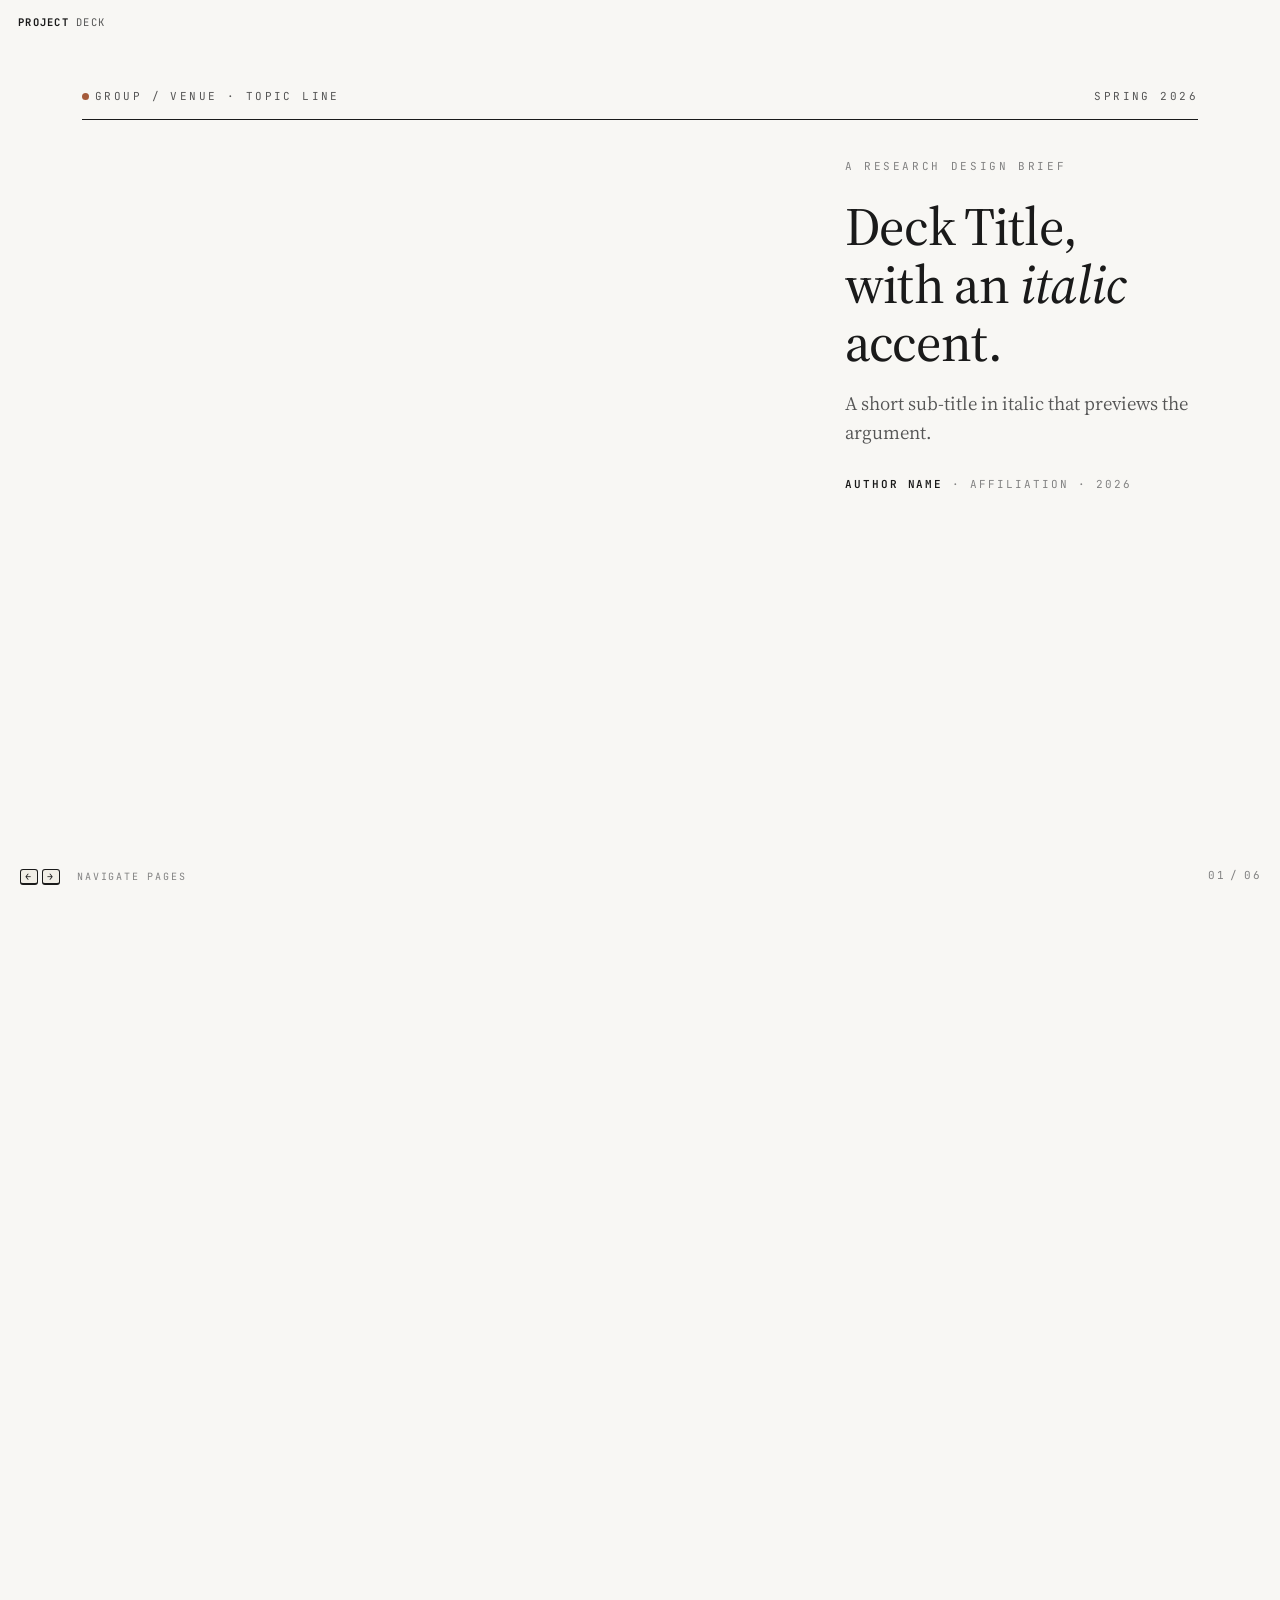
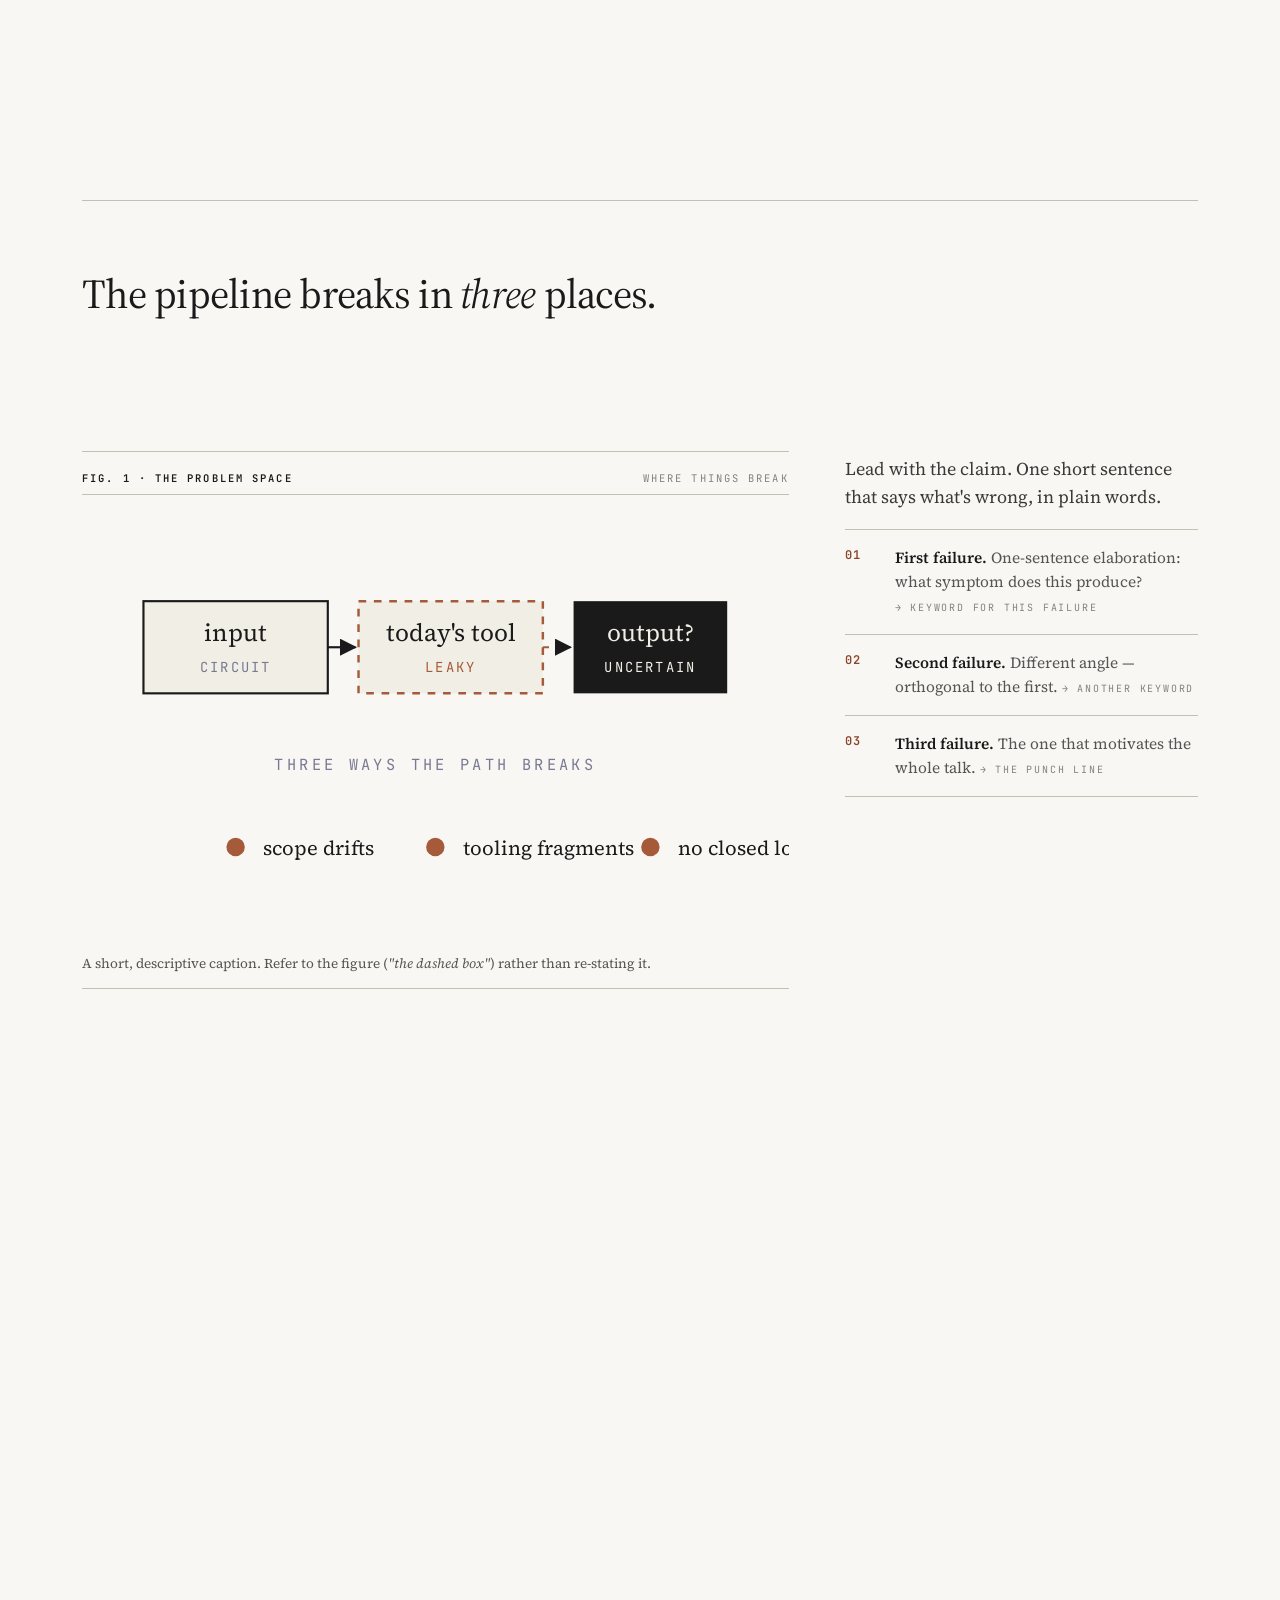
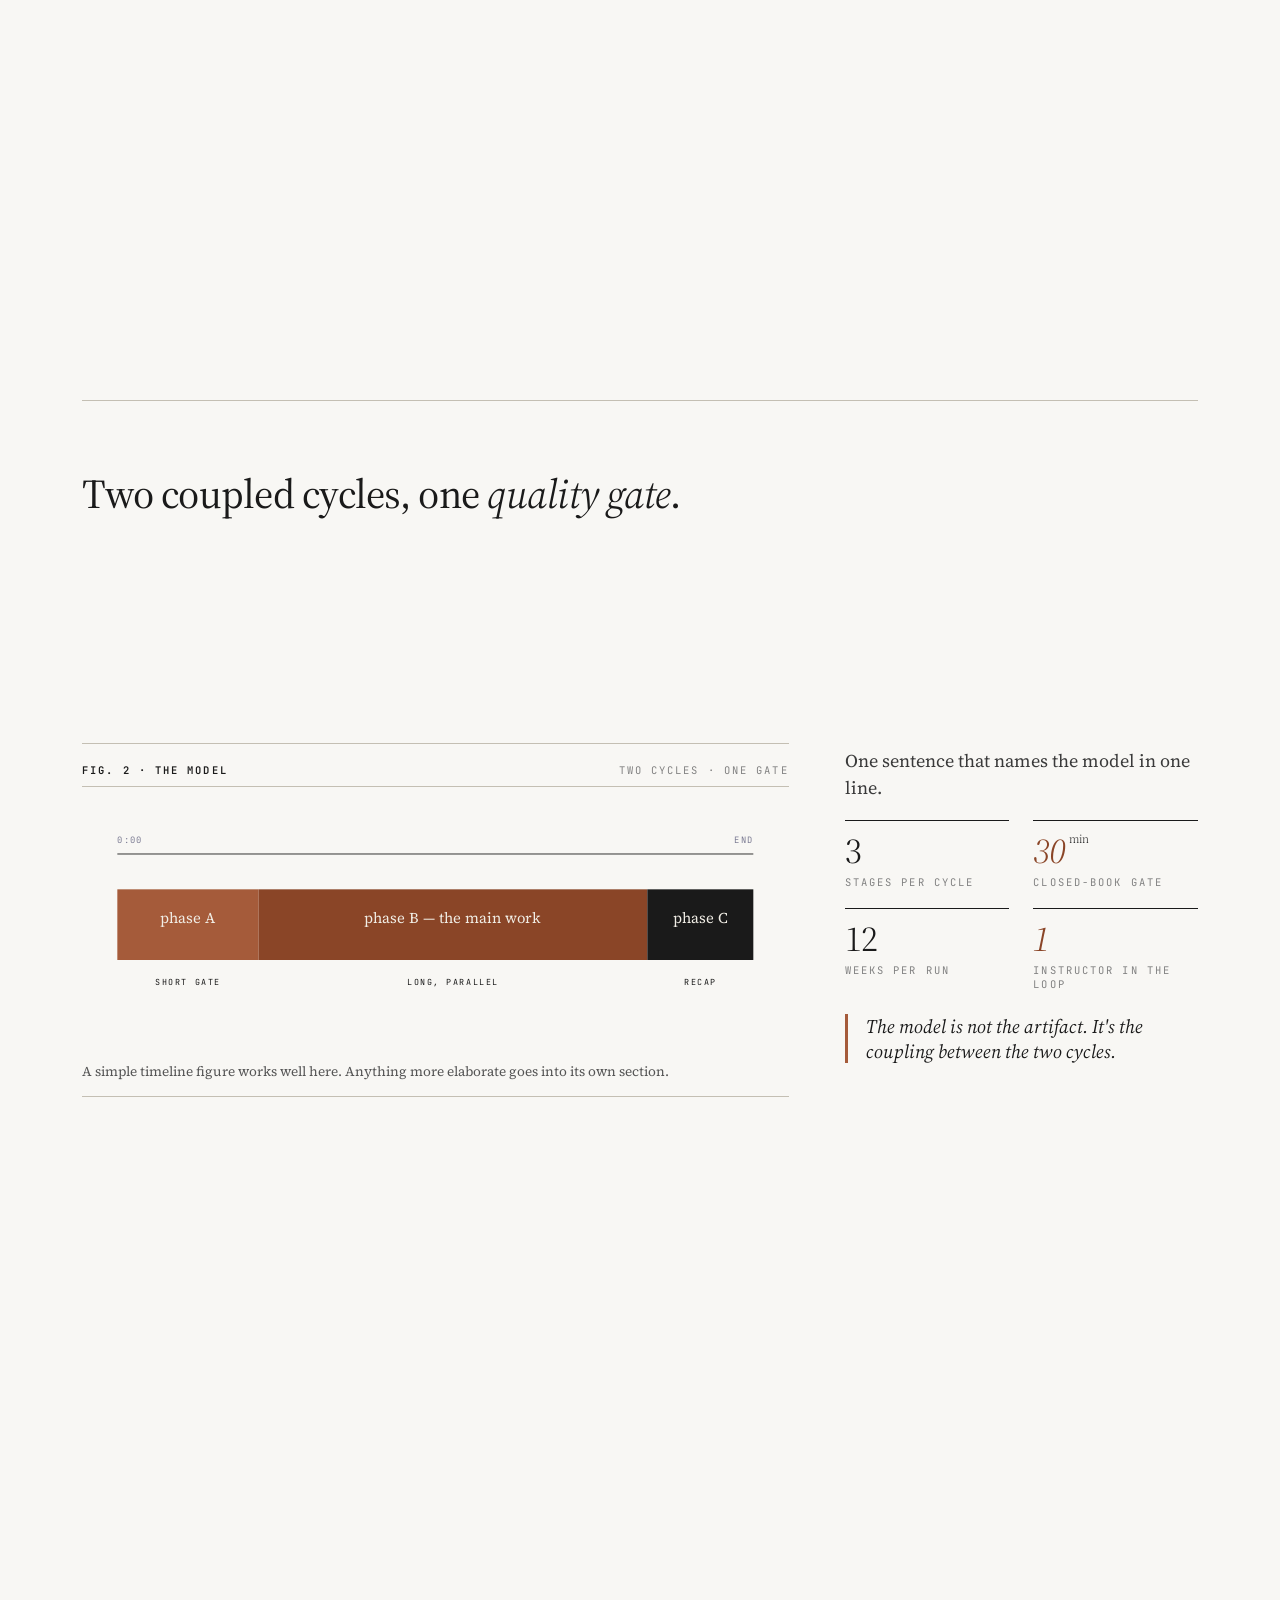
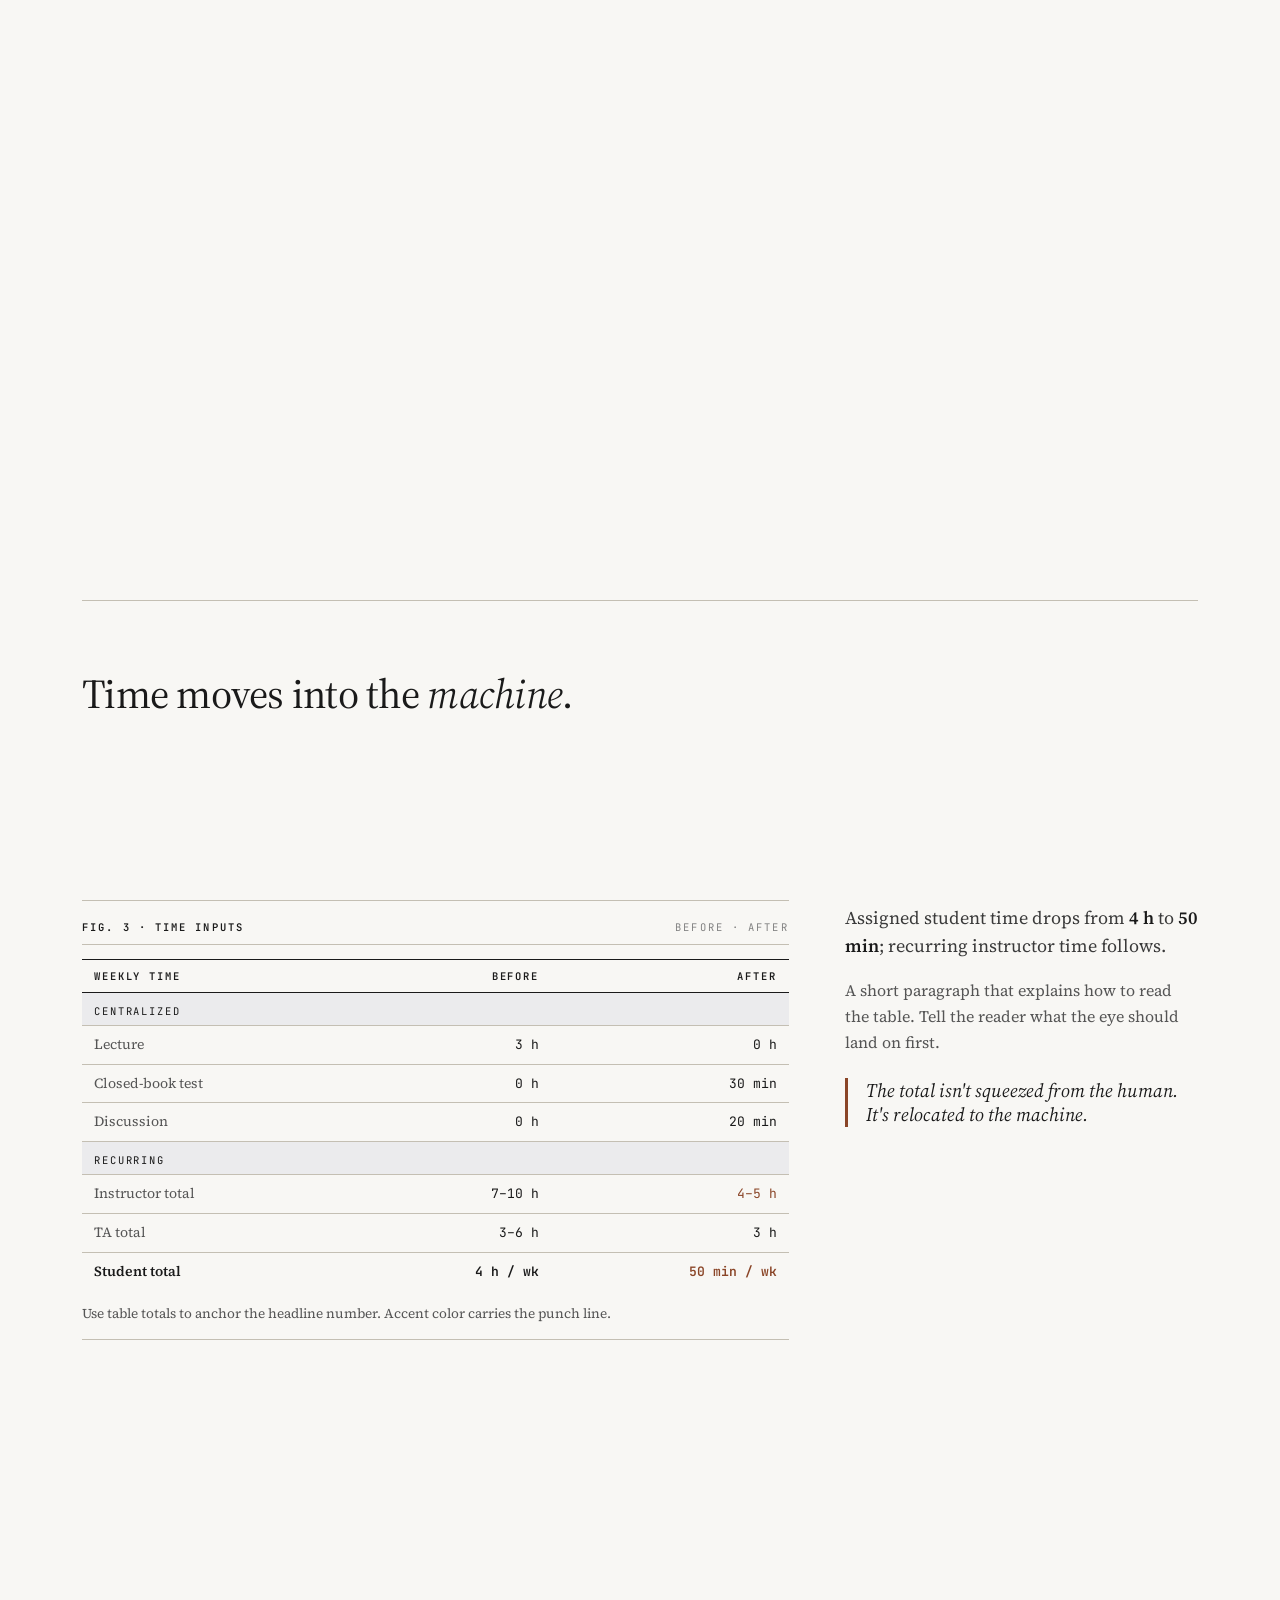
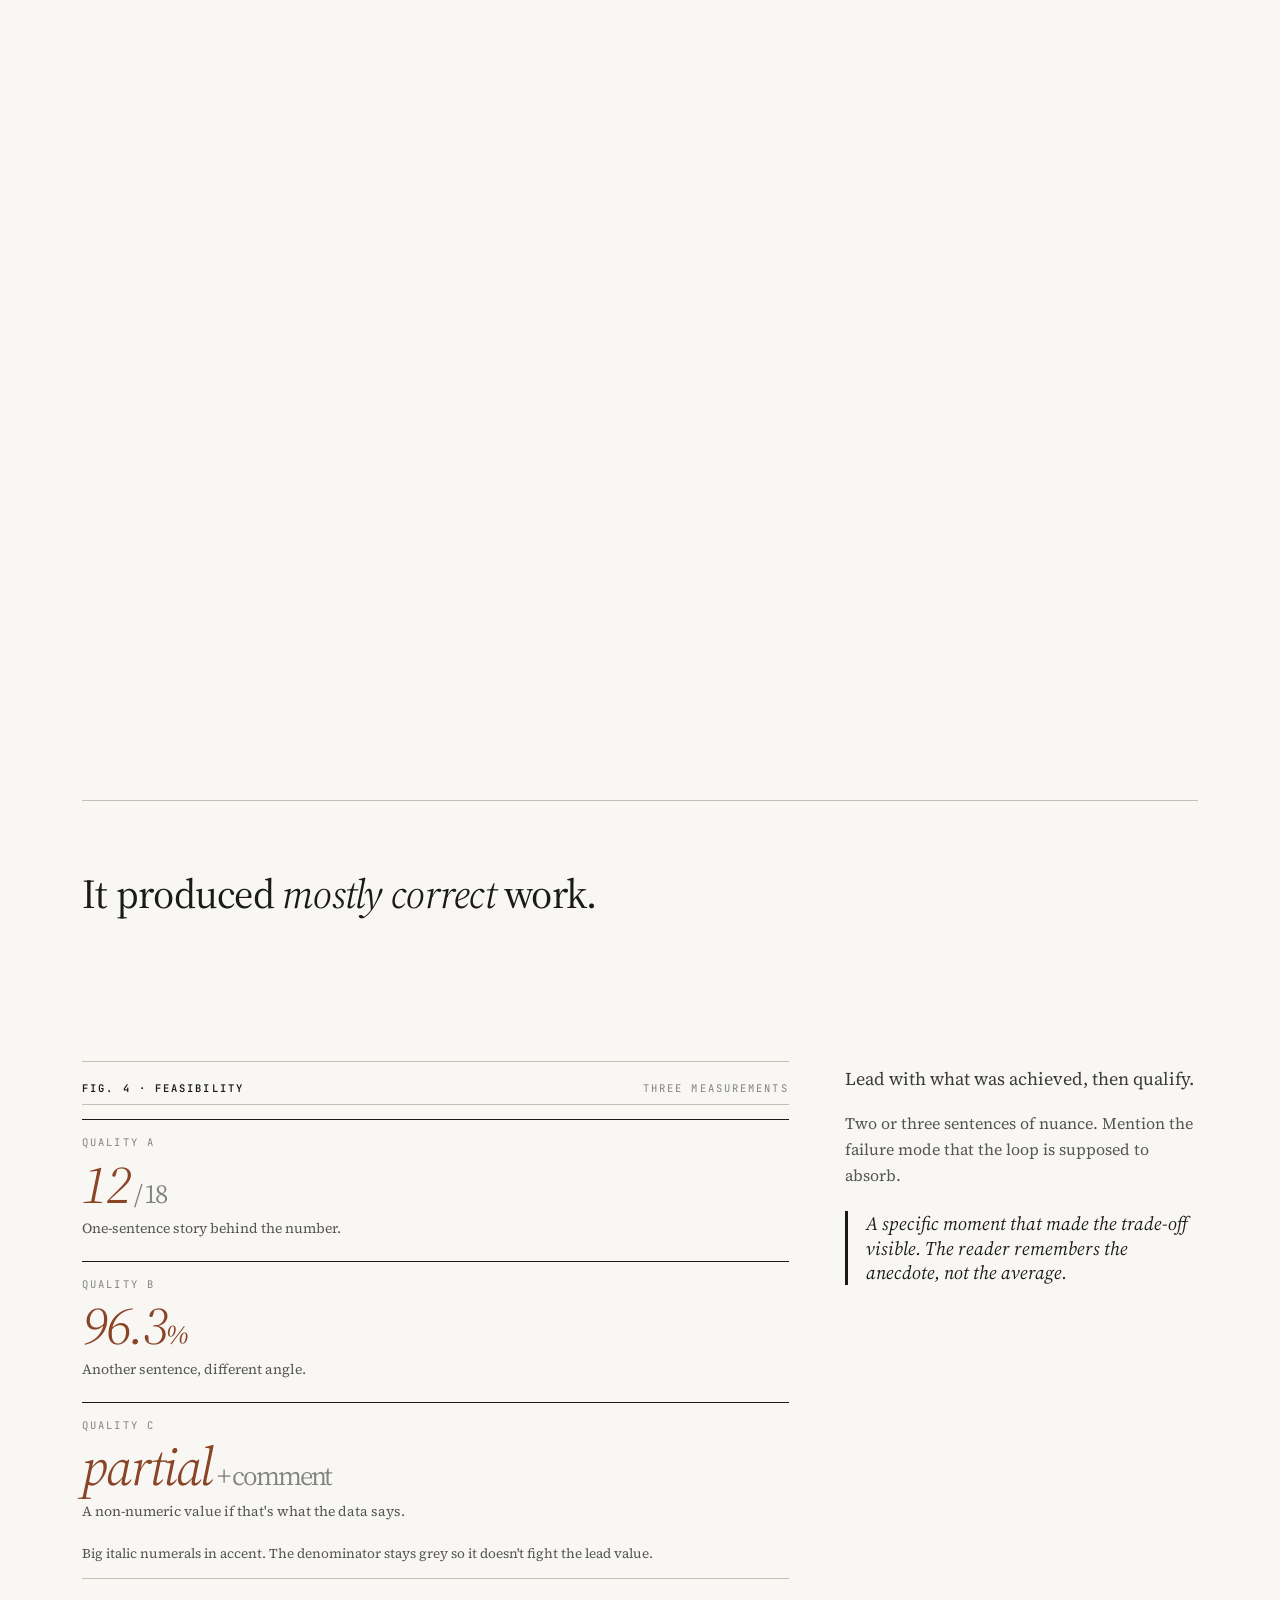
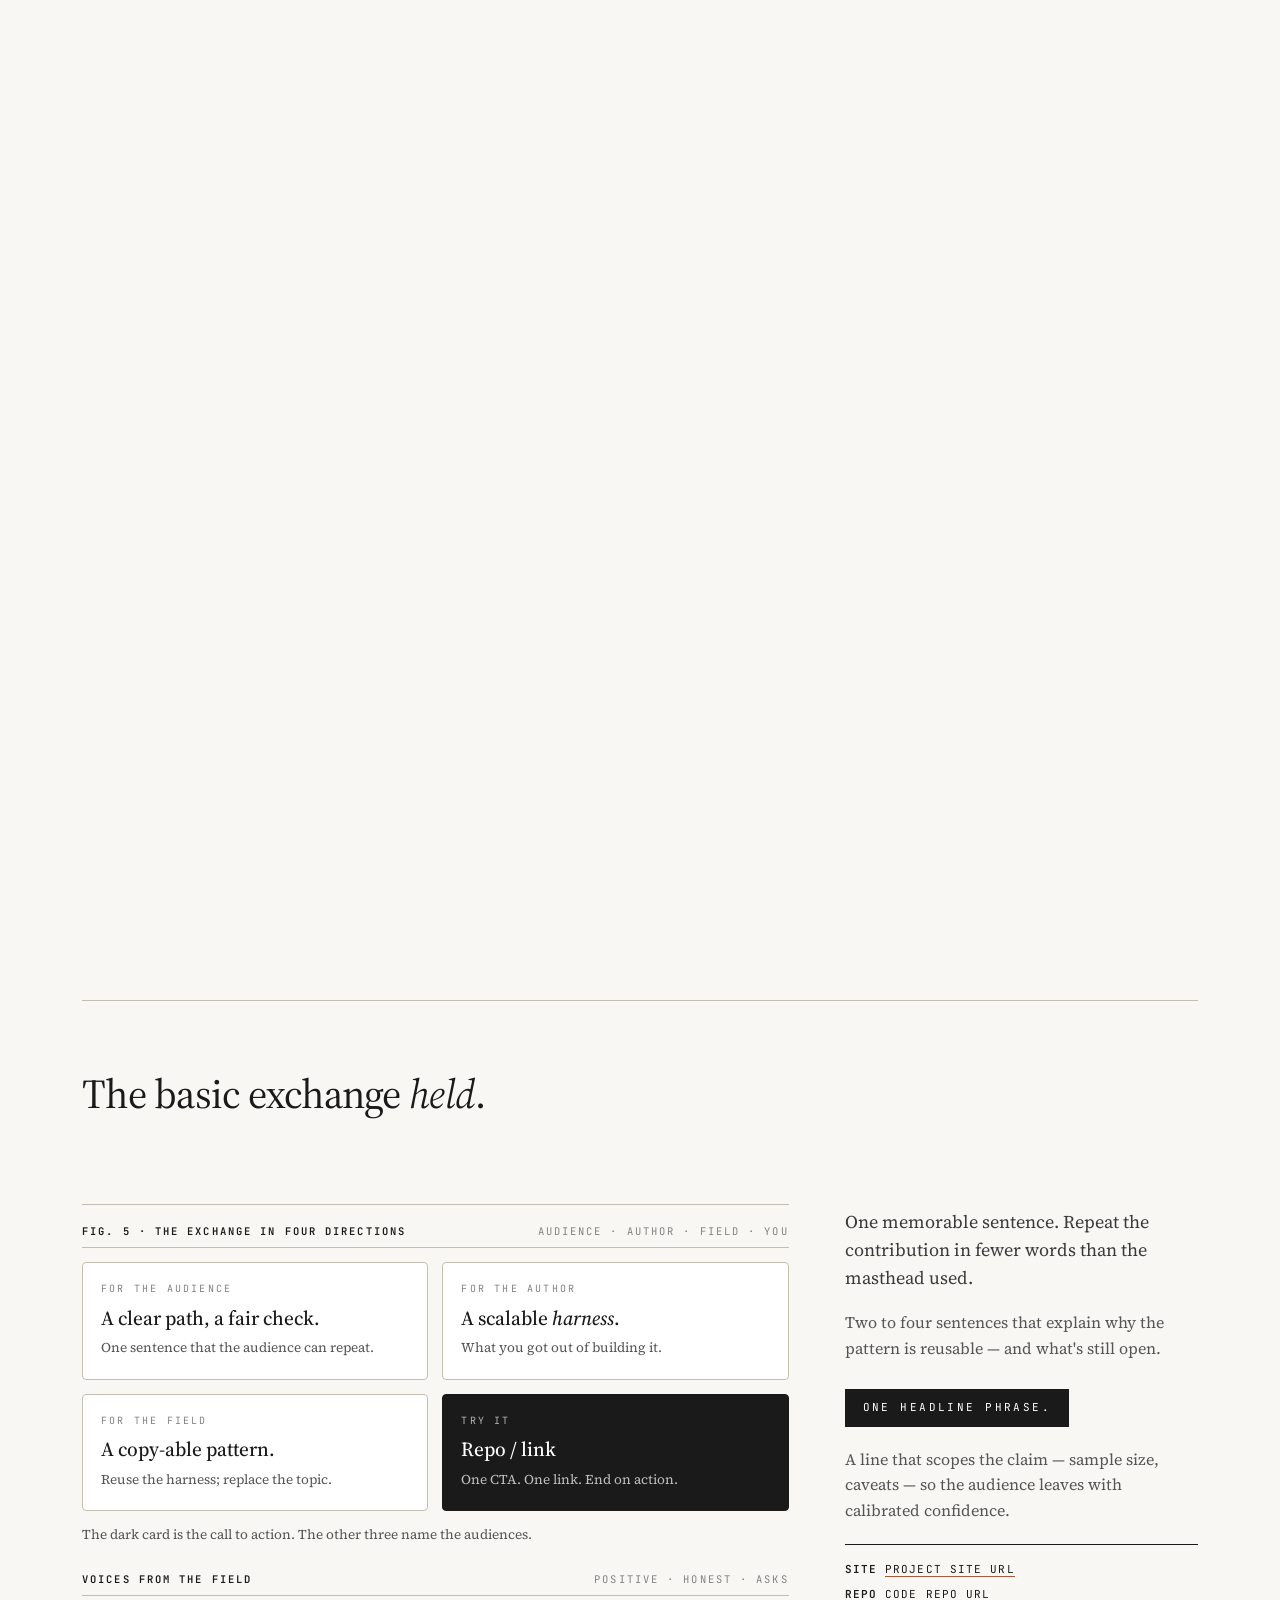
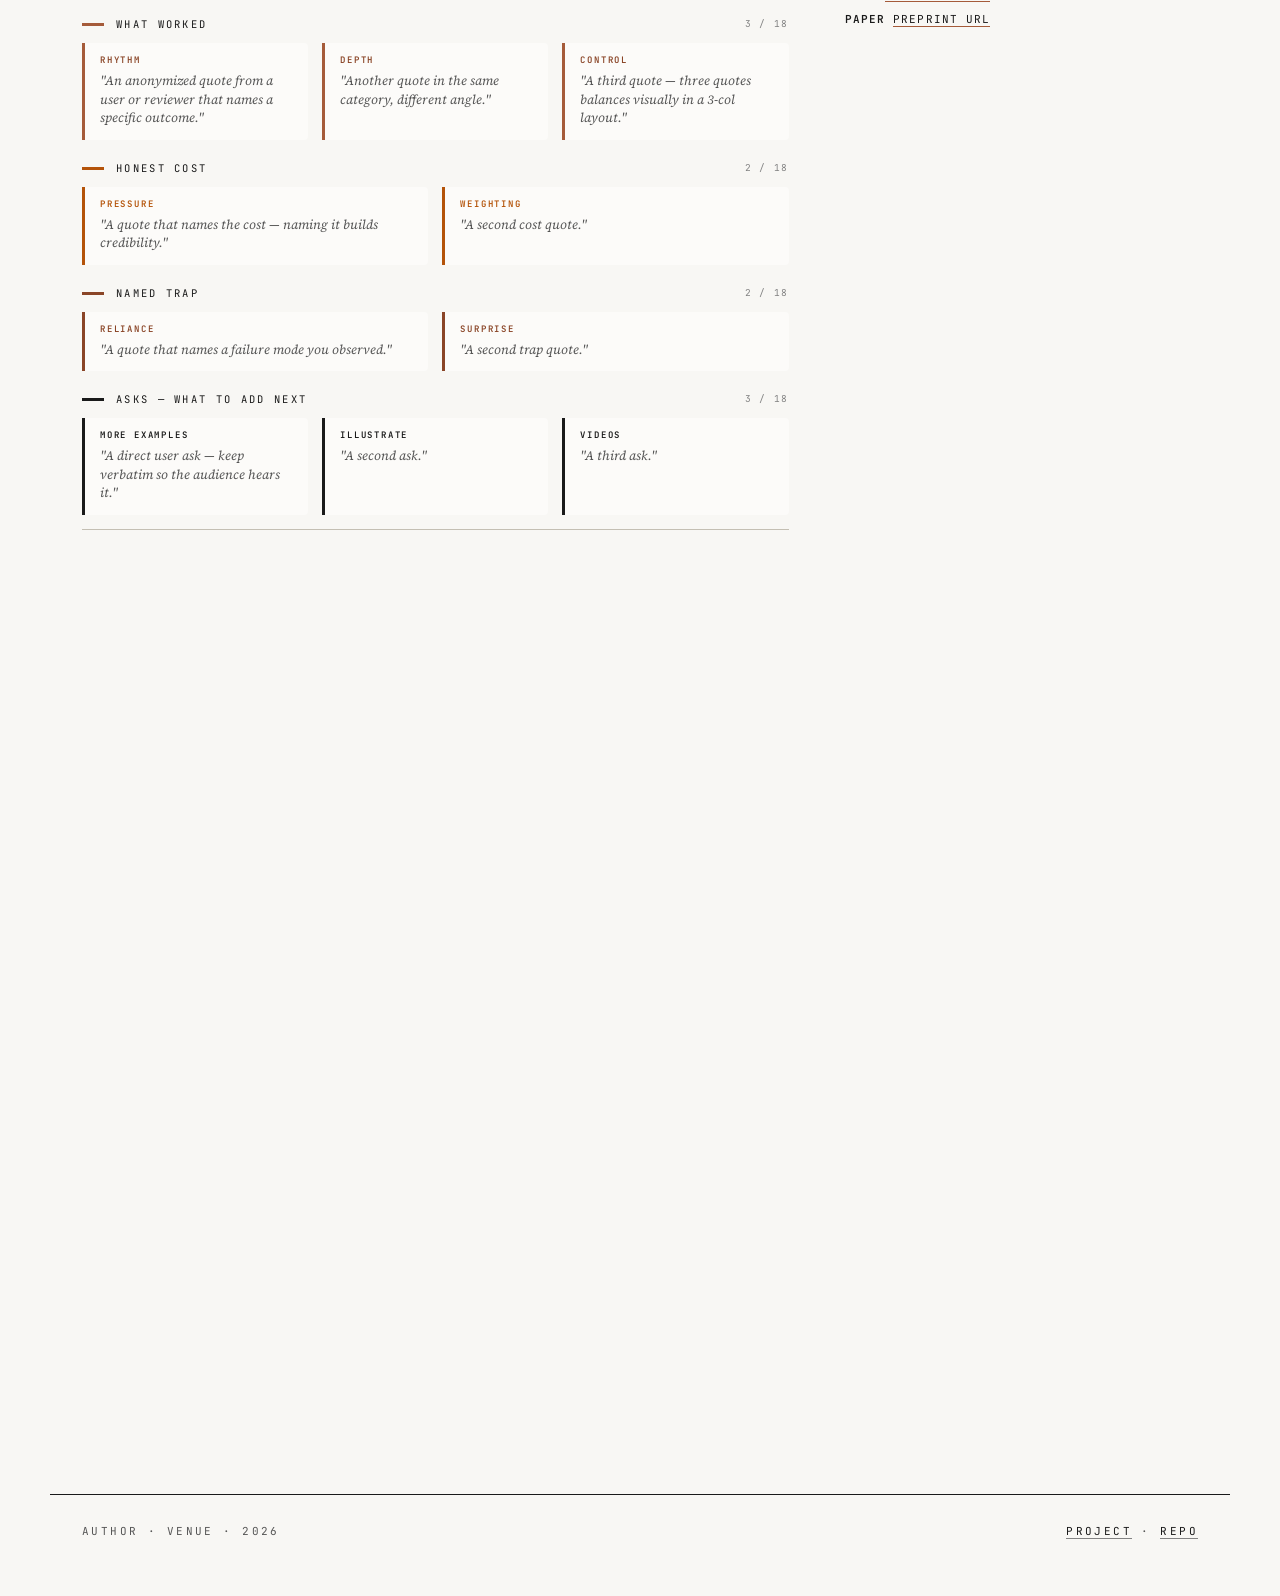
<file: skills/slide-writing/references/template.html>
<!doctype html>
<html lang="en">
<head>
<meta charset="utf-8" />
<meta name="viewport" content="width=device-width, initial-scale=1" />
<title>Deck Title</title>
<link rel="preconnect" href="https://fonts.googleapis.com">
<link rel="preconnect" href="https://fonts.gstatic.com" crossorigin>
<link href="https://fonts.googleapis.com/css2?family=JetBrains+Mono:wght@400;500;600&family=Source+Serif+4:opsz,ital,wght@8..60,0,300..700;8..60,1,300..700&display=swap" rel="stylesheet">
<style>
  /* ============================================================
     Neutral academic deck — research-style, formal.
     Two-column slides (figure left, commentary right), serif body,
     warm-paper background, restrained chrome. Each .masthead /
     section.spread is one scroll-snapped page.
     Palette: near-black ink + terracotta accent on warm paper.
     ============================================================ */
  :root {
    /* warm paper, near-white */
    --paper:        #ffffff;
    --paper-2:      #f1eee6;
    --paper-bg:     #f8f7f4;
    --rule:         #1a1a1a;
    /* ink + terracotta palette */
    --ink:          #1a1a1a;
    --ink-2:        #3a3a3a;
    --ink-3:        #828282;
    --text:         #1c1c1c;
    --text-soft:    #555555;
    --accent:       #a55b3a;
    --accent-soft:  #ecdbcd;
    --accent-deep:  #8a4527;
    --warning:      #b45309;
    --success:      #15803d;
    --hairline:     #c4bfb3;
    --hairline-2:   #d9d6cf;
  }
  * { box-sizing: border-box; }
  html { scroll-behavior: smooth; }
  html, body {
    margin: 0; padding: 0;
    background: var(--paper-bg);
    color: var(--text);
    font-family: "Source Serif 4", "Iowan Old Style", Georgia, serif;
    font-weight: 400;
    line-height: 1.55;
    -webkit-font-smoothing: antialiased;
    text-rendering: optimizeLegibility;
  }
  /* ===== top chrome ===== */
  .scroll-progress {
    position: fixed; top: 0; left: 0; right: 0; z-index: 60;
    height: 1.5px; background: transparent;
  }
  .scroll-progress .bar {
    height: 100%; width: 0%; background: var(--ink);
    opacity: .35;
    transition: width .12s linear;
  }
  .brand-chip {
    position: fixed; top: 14px; left: 18px; z-index: 50;
    display: inline-flex; align-items: center; gap: 6px;
    font-family: "JetBrains Mono", monospace;
    font-size: 10.5px; letter-spacing: .12em; text-transform: uppercase;
    color: var(--ink); background: transparent;
    border: 0;
    padding: 0;
    text-decoration: none;
  }
  .brand-chip img {
    display: none;
  }
  .brand-chip strong { font-weight: 700; }
  .brand-chip .sub { color: var(--text-soft); }
  .top-tag {
    position: fixed; top: 16px; right: 18px; z-index: 50;
    font-family: "JetBrains Mono", monospace;
    font-size: 10px; letter-spacing: .2em; text-transform: uppercase;
    color: var(--ink-3); background: transparent;
    border: 0;
    padding: 0;
    transition: opacity .2s;
  }

  /* ===== bottom chrome ===== */
  .page-indicator {
    position: fixed; bottom: 16px; right: 18px; z-index: 50;
    font-family: "JetBrains Mono", monospace;
    font-size: 11px; letter-spacing: .2em;
    color: var(--ink-3); background: transparent;
    border: 0;
    padding: 0;
  }
  .page-indicator .sep { color: var(--ink-3); margin: 0 4px; }
  .nav-hint {
    position: fixed; bottom: 16px; left: 18px; z-index: 50;
    font-family: "JetBrains Mono", monospace;
    font-size: 10px; letter-spacing: .18em; text-transform: uppercase;
    color: var(--ink-3); background: transparent;
    border: 0;
    padding: 0;
    transition: opacity .6s ease;
  }
  .nav-hint kbd {
    font-family: "JetBrains Mono", monospace;
    font-size: 10px;
    border: 1px solid var(--ink);
    border-bottom-width: 2px;
    border-radius: 3px;
    padding: 0 4px;
    margin: 0 2px;
    color: var(--ink);
    background: var(--paper-2);
  }
  .nav-hint.fade { opacity: 0; pointer-events: none; }
  @media (max-width: 980px) {
    .page-indicator, .nav-hint, .brand-chip { display: none; }
  }

  /* ===== document container ===== */
  .doc, .masthead {
    max-width: 1180px;
    margin: 0 auto;
    padding: 0 32px;
  }
  .masthead { padding-top: 88px; padding-bottom: 56px; }

  /* ===== slide pages ===== */
  .masthead,
  section.spread {
    margin-bottom: 100vh;
    min-height: 100vh;
    scroll-margin-top: 0;
  }

  /* ===== two-column spread: figure left, commentary right ===== */
  .spread {
    display: grid;
    grid-template-columns: minmax(0, 2fr) minmax(0, 1fr);
    gap: 56px;
    padding: 72px 0 64px;
    border-top: 1px solid var(--hairline);
    align-items: start;
  }
  .masthead .spread {
    border-top: 0;
    padding-top: 0;
    align-items: center;
  }
  .spread-fig { min-width: 0; }
  .spread-text { min-width: 0; }

  /* ===== figure box on the left ===== */
  .figbox {
    background: transparent;
    border: 0;
    border-top: 1px solid var(--hairline);
    border-bottom: 1px solid var(--hairline);
    padding: 18px 0 14px;
    border-radius: 0;
  }
  .figbox-head {
    font-family: "JetBrains Mono", monospace;
    font-size: 10.5px; letter-spacing: .2em; text-transform: uppercase;
    color: var(--ink-3);
    display: flex; justify-content: space-between; align-items: baseline;
    border-bottom: 1px solid var(--hairline);
    padding-bottom: 8px; margin-bottom: 14px;
  }
  .figbox-head strong { color: var(--ink); font-weight: 600; }
  .figbox svg, .figbox img {
    display: block; width: 100%; height: auto; max-width: 100%;
  }
  .figbox-cap {
    font-family: "Source Serif 4", serif;
    font-size: 13.5px; line-height: 1.5; color: var(--text-soft);
    margin: 14px 0 0;
  }
  .figbox-cap strong { color: var(--ink); font-weight: 600; }

  /* ===== masthead title ===== */
  .mast-eyebrow {
    font-family: "JetBrains Mono", monospace;
    font-size: 11px; letter-spacing: .24em; text-transform: uppercase;
    color: var(--ink-3);
    margin-bottom: 22px;
  }
  .mast-title {
    font-family: "Source Serif 4", serif;
    font-variation-settings: "opsz" 48;
    font-weight: 460;
    font-size: clamp(36px, 4.2vw, 56px);
    line-height: 1.08;
    letter-spacing: -.012em;
    margin: 0 0 18px;
    color: var(--ink);
  }
  .mast-title em {
    font-style: italic;
    font-weight: 460;
  }
  .mast-sub {
    font-family: "Source Serif 4", serif;
    font-variation-settings: "opsz" 28;
    font-weight: 380; font-style: normal;
    font-size: clamp(16px, 1.6vw, 19px);
    line-height: 1.5; color: var(--text-soft);
    margin: 0 0 30px;
    max-width: 56ch;
  }
  .mast-meta {
    font-family: "JetBrains Mono", monospace;
    font-size: 11px; letter-spacing: .22em; text-transform: uppercase;
    color: var(--text-soft);
    border-bottom: 1px solid var(--ink);
    padding-bottom: 14px;
    margin-bottom: 38px;
    display: flex; justify-content: space-between;
  }
  .mast-meta .dot {
    width: 7px; height: 7px; background: var(--accent); border-radius: 50%;
    display: inline-block; vertical-align: middle; margin-right: 6px;
  }
  .mast-byline {
    font-family: "JetBrains Mono", monospace;
    font-size: 11px; letter-spacing: .18em; text-transform: uppercase;
    color: var(--ink-3);
  }
  .mast-byline strong { color: var(--ink); font-weight: 600; letter-spacing: .18em; }
  .key-links a {
    color: var(--ink);
    text-decoration: none;
    border-bottom: 1px solid var(--accent);
  }
  .key-links a:hover {
    color: var(--accent-deep);
  }

  /* ===== masthead brand mark (replaces the busy figure diagram) ===== */
  .mast-mark {
    display: grid;
    place-items: center;
    padding: 24px 0;
  }
  .mast-mark img {
    width: min(220px, 60%);
    height: auto;
    image-rendering: pixelated;
    image-rendering: -moz-crisp-edges;
    opacity: .72;
  }

  /* ===== run text (title sits above figure on left; commentary on right) ===== */
  .run-title {
    font-family: "Source Serif 4", serif;
    font-variation-settings: "opsz" 48;
    font-weight: 420;
    font-size: clamp(30px, 3.2vw, 46px);
    line-height: 1.05;
    letter-spacing: -.018em;
    margin: 0 0 22px;
    color: var(--ink);
  }
  .run-title em {
    font-style: italic;
    font-weight: 380;
  }
  /* Title spans the full grid row above the figure + commentary columns. */
  .spread > .run-title {
    grid-column: 1 / -1;
    margin: 0 0 32px;
    max-width: none;
  }
  /* The right rail no longer carries the title — start its lead flush with the figbox top. */
  .spread-text > .run-lead:first-child { margin-top: 4px; }
  .run-lead {
    font-size: 18px; line-height: 1.55; color: var(--ink-2);
    margin: 0 0 18px;
  }
  .run-lead em { font-style: italic; color: var(--ink); }
  .run-lead strong { color: var(--ink); font-weight: 600; }
  .run-body {
    font-size: 16px; line-height: 1.62; color: var(--text-soft);
    margin: 0 0 16px;
  }
  .run-body em { font-style: italic; color: var(--ink); }
  .run-body strong { color: var(--ink); font-weight: 600; }

  /* ===== pull-quote callout ===== */
  .rail-pull {
    font-family: "Source Serif 4", serif;
    font-variation-settings: "opsz" 36;
    font-style: italic; font-weight: 400;
    font-size: 19px; line-height: 1.3;
    color: var(--ink);
    border-left: 3px solid var(--accent);
    padding-left: 18px;
    margin: 22px 0;
  }
  .rail-pull.deep { border-color: var(--accent-deep); }
  .rail-pull.ink  { border-color: var(--ink); }

  .rail-callout {
    background: transparent; border: 0;
    border-left: 2px solid var(--hairline);
    padding: 4px 0 4px 16px;
    border-radius: 0;
    margin: 20px 0;
  }
  .rail-callout .lbl {
    font-family: "JetBrains Mono", monospace;
    font-size: 10px; letter-spacing: .2em; text-transform: uppercase;
    color: var(--ink-3); margin-bottom: 8px;
  }
  .rail-callout .sub {
    font-size: 13.5px; color: var(--text-soft); line-height: 1.5;
  }
  .rail-callout .big {
    font-family: "Source Serif 4", serif;
    font-weight: 380; font-size: 48px; line-height: 1;
    letter-spacing: -.04em; color: var(--ink);
    margin: 6px 0 8px;
  }
  .rail-callout .big em { color: var(--accent-deep); font-style: italic; }

  /* ===== numbered spec list ===== */
  ol.spec {
    list-style: none; padding: 0; margin: 18px 0 0;
    counter-reset: spec;
  }
  ol.spec li {
    counter-increment: spec;
    padding: 16px 0 16px 50px;
    border-top: 1px solid var(--hairline);
    position: relative;
    font-size: 15.5px; line-height: 1.55;
    color: var(--text-soft);
  }
  ol.spec li::before {
    content: "0" counter(spec);
    position: absolute; left: 0; top: 16px;
    font-family: "JetBrains Mono", monospace;
    font-weight: 600; font-size: 12px; letter-spacing: .12em;
    color: var(--accent-deep);
  }
  ol.spec li:last-child { border-bottom: 1px solid var(--hairline); }
  ol.spec li strong { color: var(--ink); font-weight: 600; }
  ol.spec li em { font-style: italic; color: var(--ink); }
  ol.spec li .tag {
    display: inline-block;
    font-family: "JetBrains Mono", monospace;
    font-size: 10px; letter-spacing: .18em; text-transform: uppercase;
    color: var(--ink-3);
    margin-top: 6px;
  }

  /* ===== stats grid ===== */
  .stats {
    display: grid;
    grid-template-columns: repeat(2, 1fr);
    gap: 18px 24px;
    margin: 18px 0 4px;
  }
  .stats.cols-3 { grid-template-columns: repeat(3, 1fr); }
  .stats.cols-1 { grid-template-columns: 1fr; }
  .stat {
    border-top: 1.5px solid var(--ink);
    padding-top: 12px;
  }
  .stat .k {
    font-family: "Source Serif 4", serif;
    font-variation-settings: "opsz" 60;
    font-weight: 380;
    font-size: clamp(28px, 2.8vw, 40px);
    line-height: 1;
    letter-spacing: -.03em;
    color: var(--ink);
  }
  .stat .k sup { font-size: .35em; vertical-align: top; color: var(--ink-2); margin-left: 4px; letter-spacing: 0; }
  .stat .k em { color: var(--accent-deep); font-style: italic; }
  .stat .lbl {
    font-family: "JetBrains Mono", monospace;
    font-size: 10.5px; letter-spacing: .2em; text-transform: uppercase;
    color: var(--ink-3); margin-top: 6px;
    line-height: 1.4;
  }
  .stat .lbl em { color: var(--ink); font-style: normal; }

  /* ===== data table ===== */
  table.data {
    width: 100%; border-collapse: collapse;
    font-family: "Source Serif 4", serif;
  }
  table.data th, table.data td {
    text-align: left;
    padding: 8px 12px;
    border-bottom: 1px solid var(--hairline);
    font-size: 14px;
    color: var(--text-soft);
  }
  table.data thead th {
    font-family: "JetBrains Mono", monospace;
    font-size: 10.5px; letter-spacing: .18em; text-transform: uppercase;
    color: var(--ink); font-weight: 600;
    border-top: 1.5px solid var(--ink);
    border-bottom: 1.5px solid var(--ink);
  }
  table.data td.num {
    text-align: right;
    font-variant-numeric: tabular-nums;
    font-family: "JetBrains Mono", monospace;
    font-size: 13px;
    color: var(--ink);
  }
  table.data tr.group td {
    background: rgba(47,47,127,.06);
    font-family: "JetBrains Mono", monospace;
    font-size: 10.5px; letter-spacing: .18em; text-transform: uppercase;
    color: var(--ink);
    padding-top: 10px; padding-bottom: 6px;
  }
  table.data tfoot td {
    border-top: 1.5px solid var(--ink);
    border-bottom: none;
    font-weight: 600;
    color: var(--ink);
  }

  /* ===== effort / progress bar (split fill) ===== */
  .effort {
    display: inline-flex; height: 6px; width: 80px;
    border: 1px solid var(--ink); overflow: hidden;
    vertical-align: middle;
  }
  .effort .a { background: var(--accent-deep); }
  .effort .h { background: var(--accent); }

  /* ===== feasibility stacked stats (inside a figbox) ===== */
  .feasibility-stack { display: grid; gap: 14px; }
  .fstat {
    border-top: 1.5px solid var(--ink);
    padding: 14px 0 8px;
  }
  .fstat .lbl {
    font-family: "JetBrains Mono", monospace;
    font-size: 10.5px; letter-spacing: .2em; text-transform: uppercase;
    color: var(--ink-3); margin-bottom: 6px;
  }
  .fstat .k {
    font-family: "Source Serif 4", serif;
    font-weight: 380; font-size: 54px; line-height: 1.02;
    letter-spacing: -.04em; color: var(--ink);
  }
  .fstat .k em { color: var(--accent-deep); font-style: italic; }
  .fstat .k .denom { color: var(--ink-3); font-size: .5em; }
  .fstat p { margin: 6px 0 0; font-size: 14px; line-height: 1.5; color: var(--text-soft); }
  .fstat p em { color: var(--ink); font-style: italic; }

  .mono { font-family: "JetBrains Mono", monospace; font-size: 12px; letter-spacing: .02em; }

  /* ===== ribbon ===== */
  .ribbon {
    background: var(--ink); color: var(--paper);
    padding: 10px 18px;
    font-family: "JetBrains Mono", monospace;
    font-size: 11px; letter-spacing: .22em; text-transform: uppercase;
    display: inline-block;
    margin-top: 12px;
  }

  /* ===== conclusion 2x2 grid ===== */
  .conclusion-grid {
    display: grid;
    grid-template-columns: 1fr 1fr;
    gap: 14px;
  }
  .ccard {
    background: var(--paper); border: 1px solid var(--hairline);
    padding: 18px 18px 20px;
    border-radius: 4px;
  }
  .ccard.dark { background: var(--ink); color: var(--paper); border-color: var(--ink); }
  .ccard .label {
    font-family: "JetBrains Mono", monospace;
    font-size: 10px; letter-spacing: .22em; text-transform: uppercase;
    color: var(--ink-3); margin-bottom: 10px;
  }
  .ccard.dark .label { color: rgba(244,243,248,.7); }
  .ccard h4 {
    font-family: "Source Serif 4", serif;
    font-variation-settings: "opsz" 36;
    font-weight: 500;
    font-size: 20px; line-height: 1.18;
    margin: 0 0 8px; color: var(--ink);
  }
  .ccard.dark h4 { color: var(--paper); }
  .ccard h4 em { font-style: italic; }
  .ccard.dark h4 em { color: inherit; }
  .ccard p { margin: 0; font-size: 13.5px; line-height: 1.5; color: var(--text-soft); }
  .ccard.dark p { color: rgba(244,243,248,.75); }

  /* ===== key links list ===== */
  .key-links {
    display: grid;
    grid-template-columns: 1fr;
    gap: 8px;
    border-top: 1px solid var(--ink);
    padding-top: 16px;
    margin-top: 20px;
    font-family: "JetBrains Mono", monospace;
    font-size: 11px;
    letter-spacing: .1em;
    text-transform: uppercase;
    color: var(--ink-3);
  }
  .key-links span {
    color: var(--ink);
    font-weight: 600;
    margin-right: 8px;
  }

  /* ===== tool stack (2-col mono list) ===== */
  .tool-stack {
    border-top: 1px solid var(--ink);
    margin-top: 22px;
    padding-top: 14px;
  }
  .tool-stack .tool-title {
    font-family: "JetBrains Mono", monospace;
    font-size: 10.5px;
    letter-spacing: .2em;
    text-transform: uppercase;
    color: var(--ink-3);
    margin-bottom: 10px;
  }
  .tool-stack .tool-grid {
    display: grid;
    grid-template-columns: 1fr 1fr;
    gap: 8px 14px;
  }
  .tool-stack a {
    color: var(--ink);
    text-decoration: none;
    border-bottom: 1px solid var(--accent);
  }
  .tool-stack a:hover { color: var(--accent-deep); }
  .tool-stack .tool {
    font-size: 14px;
    line-height: 1.35;
    color: var(--text-soft);
  }
  .tool-stack .tool strong {
    display: block;
    font-family: "JetBrains Mono", monospace;
    font-size: 10px;
    letter-spacing: .16em;
    text-transform: uppercase;
    color: var(--ink);
    margin-bottom: 2px;
  }

  /* ===== voice quote wall (e.g., user-research panels) ===== */
  .voice-head {
    display: flex; justify-content: space-between; align-items: baseline;
    border-bottom: 1px solid var(--hairline);
    padding-bottom: 8px;
    margin: 26px 0 18px;
    font-family: "JetBrains Mono", monospace;
    font-size: 10.5px; letter-spacing: .2em; text-transform: uppercase;
    color: var(--ink-3);
  }
  .voice-head strong { color: var(--ink); font-weight: 600; }

  .voice-group {
    margin-top: 20px;
  }
  .voice-group:first-of-type { margin-top: 0; }
  .voice-group .gh {
    display: flex; align-items: center; gap: 12px;
    font-family: "JetBrains Mono", monospace;
    font-size: 10.5px; letter-spacing: .22em; text-transform: uppercase;
    color: var(--ink);
    margin-bottom: 10px;
  }
  .voice-group .gh .swatch {
    display: inline-block;
    width: 22px; height: 3px;
  }
  .voice-group .gh .count {
    color: var(--ink-3);
    letter-spacing: .14em;
    margin-left: auto;
    font-size: 9.5px;
  }
  .voice-group .quotes {
    display: grid;
    gap: 10px 14px;
  }
  .voice-group.cols-2 .quotes { grid-template-columns: 1fr 1fr; }
  .voice-group.cols-3 .quotes { grid-template-columns: 1fr 1fr 1fr; }

  .qcard {
    margin: 0;
    padding: 11px 13px 12px 15px;
    border-left: 3px solid var(--ink-3);
    background: rgba(255,255,255,0.45);
    font-family: "Source Serif 4", serif;
    font-style: italic;
    font-size: 13px;
    line-height: 1.45;
    color: var(--text-soft);
    border-radius: 0 4px 4px 0;
  }
  .qcard.accept { border-left-color: var(--accent); }
  .qcard.cost   { border-left-color: var(--warning); }
  .qcard.trap   { border-left-color: var(--accent-deep); }
  .qcard.ask    { border-left-color: var(--ink); }
  .qcard .qtag {
    display: block;
    font-family: "JetBrains Mono", monospace;
    font-style: normal;
    font-size: 9px;
    font-weight: 600;
    letter-spacing: .2em;
    text-transform: uppercase;
    color: var(--ink-3);
    margin-bottom: 5px;
  }
  .qcard.accept .qtag { color: var(--accent-deep); }
  .qcard.cost   .qtag { color: var(--warning); }
  .qcard.trap   .qtag { color: var(--accent-deep); }
  .qcard.ask    .qtag { color: var(--ink); }

  @media (max-width: 980px) {
    .voice-group.cols-3 .quotes,
    .voice-group.cols-2 .quotes { grid-template-columns: 1fr; }
  }

  /* ===== colophon ===== */
  .colophon {
    max-width: 1180px;
    margin: 64px auto 56px;
    padding: 28px 32px 0;
    border-top: 1.5px solid var(--ink);
    display: flex;
    justify-content: space-between;
    align-items: end;
    font-family: "JetBrains Mono", monospace;
    font-size: 11px;
    letter-spacing: .22em;
    text-transform: uppercase;
    color: var(--text-soft);
  }
  .colophon a { color: var(--ink); text-decoration: none; border-bottom: 1px solid var(--ink-3); }

  /* ===== responsive ===== */
  @media (max-width: 980px) {
    .spread { grid-template-columns: 1fr; gap: 32px; padding: 56px 0 48px; }
    .stats, .stats.cols-3 { grid-template-columns: repeat(2, 1fr); }
    .conclusion-grid { grid-template-columns: 1fr; }
    .tool-stack .tool-grid { grid-template-columns: 1fr; }
    .top-tag { display: none; }
    .masthead { padding-top: 56px; padding-bottom: 32px; }
  }
</style>
</head>
<body>

<div class="scroll-progress"><div class="bar" id="bar"></div></div>
<a class="brand-chip" href="#masthead" aria-label="Deck home">
  <span><strong>PROJECT</strong> <span class="sub">deck</span></span>
</a>
<div class="top-tag" id="topTag">§ — Masthead</div>
<div class="nav-hint" id="navHint"><kbd>←</kbd><kbd>→</kbd> &nbsp;navigate pages</div>
<div class="page-indicator" id="pageIndicator">01<span class="sep">/</span>01</div>

<!-- =============================== MASTHEAD =============================== -->
<header class="masthead" id="masthead">
  <div class="mast-meta">
    <span><span class="dot"></span>Group / venue · Topic line</span>
    <span>Spring 2026</span>
  </div>

  <div class="spread">
    <div class="spread-fig">
      <div class="mast-mark">
        <!-- Optional: drop a project mark / hero figure here, or leave blank. -->
      </div>
    </div>

    <div class="spread-text">
      <div class="mast-eyebrow">A research design brief</div>
      <h1 class="mast-title">Deck Title,<br/>with an <em>italic</em> accent.</h1>
      <p class="mast-sub">A short sub-title in italic that previews the argument.</p>
      <div class="mast-byline"><strong>Author Name</strong> · Affiliation · 2026</div>
    </div>
  </div>
</header>

<!-- =============================== DOCUMENT =============================== -->
<article class="doc">

<!-- ====== §1 — Problem · spec list ====== -->
<section class="spread" id="problem" data-tag="§1 · The problem">
  <h2 class="run-title">The pipeline breaks in <em>three</em> places.</h2>
  <div class="spread-fig">
    <div class="figbox">
      <div class="figbox-head"><strong>Fig. 1 · The problem space</strong><span>where things break</span></div>
      <!-- Inline SVG kept simple on purpose: replace with your own. -->
      <svg viewBox="0 0 460 280" xmlns="http://www.w3.org/2000/svg">
        <defs>
          <marker id="p1-arr" viewBox="0 0 10 10" refX="9" refY="5" markerWidth="8" markerHeight="8" orient="auto-start-reverse">
            <path d="M 0 0 L 10 5 L 0 10 z" fill="#1a1a1a"/>
          </marker>
        </defs>
        <rect x="40" y="60" width="120" height="60" fill="#f1eee6" stroke="#1a1a1a" stroke-width="1.4"/>
        <text x="100" y="86" text-anchor="middle" font-family="Source Serif 4, serif" font-size="16" fill="#1a1a1a">input</text>
        <text x="100" y="106" text-anchor="middle" font-family="JetBrains Mono, monospace" font-size="9" letter-spacing=".16em" fill="#7a7a92">CIRCUIT</text>

        <rect x="180" y="60" width="120" height="60" fill="#f1eee6" stroke="#a55b3a" stroke-width="1.6" stroke-dasharray="5 5"/>
        <text x="240" y="86" text-anchor="middle" font-family="Source Serif 4, serif" font-size="16" fill="#1a1a1a">today's tool</text>
        <text x="240" y="106" text-anchor="middle" font-family="JetBrains Mono, monospace" font-size="9" letter-spacing=".16em" fill="#a55b3a">LEAKY</text>

        <rect x="320" y="60" width="100" height="60" fill="#1a1a1a"/>
        <text x="370" y="86" text-anchor="middle" font-family="Source Serif 4, serif" font-size="16" fill="#f1eee6">output?</text>
        <text x="370" y="106" text-anchor="middle" font-family="JetBrains Mono, monospace" font-size="9" letter-spacing=".16em" fill="#f1eee6">UNCERTAIN</text>

        <line x1="160" y1="90" x2="178" y2="90" stroke="#1a1a1a" stroke-width="1.4" marker-end="url(#p1-arr)"/>
        <line x1="300" y1="90" x2="318" y2="90" stroke="#a55b3a" stroke-width="1.4" stroke-dasharray="4 4" marker-end="url(#p1-arr)"/>

        <text x="230" y="170" text-anchor="middle" font-family="JetBrains Mono, monospace" font-size="10" letter-spacing=".22em" fill="#7a7a92">THREE WAYS THE PATH BREAKS</text>

        <g font-family="Source Serif 4, serif" font-size="13" fill="#1a1a1a">
          <circle cx="100" cy="220" r="6" fill="#a55b3a"/>
          <text x="118" y="225">scope drifts</text>
          <circle cx="230" cy="220" r="6" fill="#a55b3a"/>
          <text x="248" y="225">tooling fragments</text>
          <circle cx="370" cy="220" r="6" fill="#a55b3a"/>
          <text x="388" y="225">no closed loop</text>
        </g>
      </svg>
      <p class="figbox-cap">A short, descriptive caption. Refer to the figure (<em>"the dashed box"</em>) rather than re-stating it.</p>
    </div>
  </div>
  <div class="spread-text">
    <p class="run-lead">Lead with the claim. One short sentence that says what's wrong, in plain words.</p>
    <ol class="spec">
      <li>
        <strong>First failure.</strong>
        One-sentence elaboration: what symptom does this produce?
        <div class="tag">→ keyword for this failure</div>
      </li>
      <li>
        <strong>Second failure.</strong>
        Different angle — orthogonal to the first.
        <div class="tag">→ another keyword</div>
      </li>
      <li>
        <strong>Third failure.</strong>
        The one that motivates the whole talk.
        <div class="tag">→ the punch line</div>
      </li>
    </ol>
  </div>
</section>

<!-- ====== §2 — Model · stats + rail-pull ====== -->
<section class="spread" id="model" data-tag="§2 · The model">
  <h2 class="run-title">Two coupled cycles, one <em>quality gate</em>.</h2>
  <div class="spread-fig">
    <div class="figbox">
      <div class="figbox-head"><strong>Fig. 2 · The model</strong><span>two cycles · one gate</span></div>
      <!-- Drop a wide SVG/image here that takes up most of the column. -->
      <svg viewBox="0 0 800 280" xmlns="http://www.w3.org/2000/svg">
        <line x1="40" y1="60" x2="760" y2="60" stroke="#1a1a1a" stroke-width="1"/>
        <text x="40"  y="48" font-family="JetBrains Mono, monospace" font-size="10" letter-spacing=".15em" fill="#7a7a92">0:00</text>
        <text x="760" y="48" font-family="JetBrains Mono, monospace" font-size="10" letter-spacing=".15em" fill="#7a7a92" text-anchor="end">END</text>

        <rect x="40"  y="100" width="160" height="80" fill="#a55b3a"/>
        <rect x="200" y="100" width="440" height="80" fill="#8a4527"/>
        <rect x="640" y="100" width="120" height="80" fill="#1a1a1a"/>

        <text x="120" y="138" text-anchor="middle" font-family="Source Serif 4, serif" font-size="17" fill="#f1eee6">phase A</text>
        <text x="420" y="138" text-anchor="middle" font-family="Source Serif 4, serif" font-size="17" fill="#f1eee6">phase B — the main work</text>
        <text x="700" y="138" text-anchor="middle" font-family="Source Serif 4, serif" font-size="17" fill="#f1eee6">phase C</text>

        <text x="120" y="208" text-anchor="middle" font-family="JetBrains Mono, monospace" font-size="9.5" letter-spacing=".18em" fill="#1a1a1a">SHORT GATE</text>
        <text x="420" y="208" text-anchor="middle" font-family="JetBrains Mono, monospace" font-size="9.5" letter-spacing=".18em" fill="#1a1a1a">LONG, PARALLEL</text>
        <text x="700" y="208" text-anchor="middle" font-family="JetBrains Mono, monospace" font-size="9.5" letter-spacing=".18em" fill="#1a1a1a">RECAP</text>
      </svg>
      <p class="figbox-cap">A simple timeline figure works well here. Anything more elaborate goes into its own section.</p>
    </div>
  </div>
  <div class="spread-text">
    <p class="run-lead">One sentence that names the model in one line.</p>
    <div class="stats">
      <div class="stat"><div class="k">3</div><div class="lbl">Stages per cycle</div></div>
      <div class="stat"><div class="k"><em>30</em><sup>min</sup></div><div class="lbl">Closed-book gate</div></div>
      <div class="stat"><div class="k">12</div><div class="lbl">Weeks per run</div></div>
      <div class="stat"><div class="k"><em>1</em></div><div class="lbl">Instructor in the loop</div></div>
    </div>
    <div class="rail-pull">The model is not the artifact. It's the coupling between the two cycles.</div>
  </div>
</section>

<!-- ====== §3 — Data table + numbers ====== -->
<section class="spread" id="evidence" data-tag="§3 · Evidence">
  <h2 class="run-title">Time moves into the <em>machine</em>.</h2>
  <div class="spread-fig">
    <div class="figbox">
      <div class="figbox-head"><strong>Fig. 3 · Time inputs</strong><span>before · after</span></div>
      <table class="data">
        <thead>
          <tr><th>Weekly time</th><th style="text-align:right;">Before</th><th style="text-align:right;">After</th></tr>
        </thead>
        <tbody>
          <tr class="group"><td colspan="3">Centralized</td></tr>
          <tr><td>Lecture</td><td class="num">3 h</td><td class="num">0 h</td></tr>
          <tr><td>Closed-book test</td><td class="num">0 h</td><td class="num">30 min</td></tr>
          <tr><td>Discussion</td><td class="num">0 h</td><td class="num">20 min</td></tr>
        </tbody>
        <tfoot>
          <tr><td>Student total</td><td class="num">4 h / wk</td><td class="num" style="color:var(--accent-deep);">50 min / wk</td></tr>
        </tfoot>
        <tbody>
          <tr class="group"><td colspan="3">Recurring</td></tr>
          <tr><td>Instructor total</td><td class="num">7–10 h</td><td class="num" style="color:var(--accent-deep);">4–5 h</td></tr>
          <tr><td>TA total</td><td class="num">3–6 h</td><td class="num">3 h</td></tr>
        </tbody>
      </table>
      <p class="figbox-cap">Use table totals to anchor the headline number. Accent color carries the punch line.</p>
    </div>
  </div>
  <div class="spread-text">
    <p class="run-lead">Assigned student time drops from <strong>4 h</strong> to <strong>50 min</strong>; recurring instructor time follows.</p>
    <p class="run-body">A short paragraph that explains how to read the table. Tell the reader what the eye should land on first.</p>
    <div class="rail-pull deep">The total isn't squeezed from the human. It's relocated to the machine.</div>
  </div>
</section>

<!-- ====== §4 — Feasibility stack + ink rail ====== -->
<section class="spread" id="feasibility" data-tag="§4 · Feasibility">
  <h2 class="run-title">It produced <em>mostly correct</em> work.</h2>
  <div class="spread-fig">
    <div class="figbox">
      <div class="figbox-head"><strong>Fig. 4 · Feasibility</strong><span>three measurements</span></div>
      <div class="feasibility-stack">
        <div class="fstat">
          <div class="lbl">Quality A</div>
          <div class="k"><em>12</em><span class="denom"> / 18</span></div>
          <p>One-sentence story behind the number.</p>
        </div>
        <div class="fstat">
          <div class="lbl">Quality B</div>
          <div class="k"><em>96.3<span style="font-size:.5em;">%</span></em></div>
          <p>Another sentence, different angle.</p>
        </div>
        <div class="fstat">
          <div class="lbl">Quality C</div>
          <div class="k"><em>partial</em><span class="denom"> + comment</span></div>
          <p>A non-numeric value if that's what the data says.</p>
        </div>
      </div>
      <p class="figbox-cap">Big italic numerals in accent. The denominator stays grey so it doesn't fight the lead value.</p>
    </div>
  </div>
  <div class="spread-text">
    <p class="run-lead">Lead with what was achieved, then qualify.</p>
    <p class="run-body">Two or three sentences of nuance. Mention the failure mode that the loop is supposed to absorb.</p>
    <div class="rail-pull ink">A specific moment that made the trade-off visible. The reader remembers the anecdote, not the average.</div>
  </div>
</section>

<!-- ====== §5 — Conclusion · 2x2 cards + voice quotes ====== -->
<section class="spread" id="conclusion" data-tag="§5 · Conclusion">
  <h2 class="run-title">The basic exchange <em>held</em>.</h2>
  <div class="spread-fig">
    <div class="figbox">
      <div class="figbox-head"><strong>Fig. 5 · The exchange in four directions</strong><span>audience · author · field · you</span></div>
      <div class="conclusion-grid">
        <div class="ccard">
          <div class="label">For the audience</div>
          <h4>A clear path, a fair check.</h4>
          <p>One sentence that the audience can repeat.</p>
        </div>
        <div class="ccard">
          <div class="label">For the author</div>
          <h4>A scalable <em>harness</em>.</h4>
          <p>What you got out of building it.</p>
        </div>
        <div class="ccard">
          <div class="label">For the field</div>
          <h4>A copy-able pattern.</h4>
          <p>Reuse the harness; replace the topic.</p>
        </div>
        <div class="ccard dark">
          <div class="label">Try it</div>
          <h4><a href="#" style="color:inherit; text-decoration:none;">Repo / link</a></h4>
          <p>One CTA. One link. End on action.</p>
        </div>
      </div>
      <p class="figbox-cap">The dark card is the call to action. The other three name the audiences.</p>

      <div class="voice-head"><strong>Voices from the field</strong><span>positive · honest · asks</span></div>

      <div class="voice-group cols-3">
        <div class="gh">
          <span class="swatch" style="background: var(--accent);"></span>
          <span>What worked</span>
          <span class="count">3 / 18</span>
        </div>
        <div class="quotes">
          <blockquote class="qcard accept">
            <span class="qtag">rhythm</span>
            "An anonymized quote from a user or reviewer that names a specific outcome."
          </blockquote>
          <blockquote class="qcard accept">
            <span class="qtag">depth</span>
            "Another quote in the same category, different angle."
          </blockquote>
          <blockquote class="qcard accept">
            <span class="qtag">control</span>
            "A third quote — three quotes balances visually in a 3-col layout."
          </blockquote>
        </div>
      </div>

      <div class="voice-group cols-2">
        <div class="gh">
          <span class="swatch" style="background: var(--warning);"></span>
          <span>Honest cost</span>
          <span class="count">2 / 18</span>
        </div>
        <div class="quotes">
          <blockquote class="qcard cost">
            <span class="qtag">pressure</span>
            "A quote that names the cost — naming it builds credibility."
          </blockquote>
          <blockquote class="qcard cost">
            <span class="qtag">weighting</span>
            "A second cost quote."
          </blockquote>
        </div>
      </div>

      <div class="voice-group cols-2">
        <div class="gh">
          <span class="swatch" style="background: var(--accent-deep);"></span>
          <span>Named trap</span>
          <span class="count">2 / 18</span>
        </div>
        <div class="quotes">
          <blockquote class="qcard trap">
            <span class="qtag">reliance</span>
            "A quote that names a failure mode you observed."
          </blockquote>
          <blockquote class="qcard trap">
            <span class="qtag">surprise</span>
            "A second trap quote."
          </blockquote>
        </div>
      </div>

      <div class="voice-group cols-3">
        <div class="gh">
          <span class="swatch" style="background: var(--ink);"></span>
          <span>Asks — what to add next</span>
          <span class="count">3 / 18</span>
        </div>
        <div class="quotes">
          <blockquote class="qcard ask">
            <span class="qtag">more examples</span>
            "A direct user ask — keep verbatim so the audience hears it."
          </blockquote>
          <blockquote class="qcard ask">
            <span class="qtag">illustrate</span>
            "A second ask."
          </blockquote>
          <blockquote class="qcard ask">
            <span class="qtag">videos</span>
            "A third ask."
          </blockquote>
        </div>
      </div>
    </div>
  </div>
  <div class="spread-text">
    <p class="run-lead">One memorable sentence. Repeat the contribution in fewer words than the masthead used.</p>
    <p class="run-body">Two to four sentences that explain why the pattern is reusable — and what's still open.</p>
    <span class="ribbon">One headline phrase.</span>
    <p class="run-body" style="margin-top: 20px;">A line that scopes the claim — sample size, caveats — so the audience leaves with calibrated confidence.</p>
    <div class="key-links">
      <div><span>Site</span><a href="#">project site URL</a></div>
      <div><span>Repo</span><a href="#">code repo URL</a></div>
      <div><span>Paper</span><a href="#">preprint URL</a></div>
    </div>
  </div>
</section>

</article>

<footer class="colophon">
  <span>Author · Venue · 2026</span>
  <span><a href="#">project</a> · <a href="#">repo</a></span>
</footer>

<script>
(function () {
  const bar = document.getElementById('bar');
  const topTag = document.getElementById('topTag');
  const indicator = document.getElementById('pageIndicator');
  const navHint = document.getElementById('navHint');
  const masthead = document.getElementById('masthead');
  const sections = Array.from(document.querySelectorAll('section.spread[data-tag]'));
  const pages = [masthead, ...sections];
  const pad = (n) => String(n).padStart(2, '0');
  const total = pages.length;

  function currentIndex() {
    const probe = window.scrollY + 40;
    let idx = 0;
    for (let i = 0; i < pages.length; i++) {
      if (pages[i].offsetTop <= probe) idx = i;
      else break;
    }
    return idx;
  }

  function update() {
    const idx = currentIndex();
    const pct = total > 1 ? (idx / (total - 1)) * 100 : 0;
    bar.style.width = pct + '%';
    indicator.innerHTML = pad(idx + 1) + '<span class="sep">/</span>' + pad(total);
    if (idx === 0) {
      topTag.textContent = '§ — Masthead';
      topTag.style.opacity = '0';
    } else {
      topTag.style.opacity = '1';
      topTag.textContent = sections[idx - 1].dataset.tag;
    }
  }

  function goTo(i) {
    i = Math.max(0, Math.min(total - 1, i));
    pages[i].scrollIntoView({ behavior: 'smooth', block: 'start' });
  }

  update();
  window.addEventListener('scroll', update, { passive: true });
  window.addEventListener('resize', update);

  window.addEventListener('keydown', (e) => {
    if (e.metaKey || e.ctrlKey || e.altKey) return;
    if (e.target && e.target.matches && e.target.matches('input, textarea, [contenteditable="true"]')) return;
    switch (e.key) {
      case 'ArrowRight':
      case 'PageDown':
      case ' ':
        e.preventDefault();
        goTo(currentIndex() + 1);
        break;
      case 'ArrowLeft':
      case 'PageUp':
        e.preventDefault();
        goTo(currentIndex() - 1);
        break;
      case 'Home':
        e.preventDefault();
        goTo(0);
        break;
      case 'End':
        e.preventDefault();
        goTo(total - 1);
        break;
    }
  });

  let hinted = false;
  function dismissHint() {
    if (hinted) return;
    hinted = true;
    navHint.classList.add('fade');
  }
  window.addEventListener('keydown', (e) => {
    if (['ArrowLeft', 'ArrowRight', 'PageUp', 'PageDown', 'Home', 'End', ' '].includes(e.key)) {
      dismissHint();
    }
  });
  setTimeout(dismissHint, 8000);
})();
</script>
</body>
</html>
</file>
